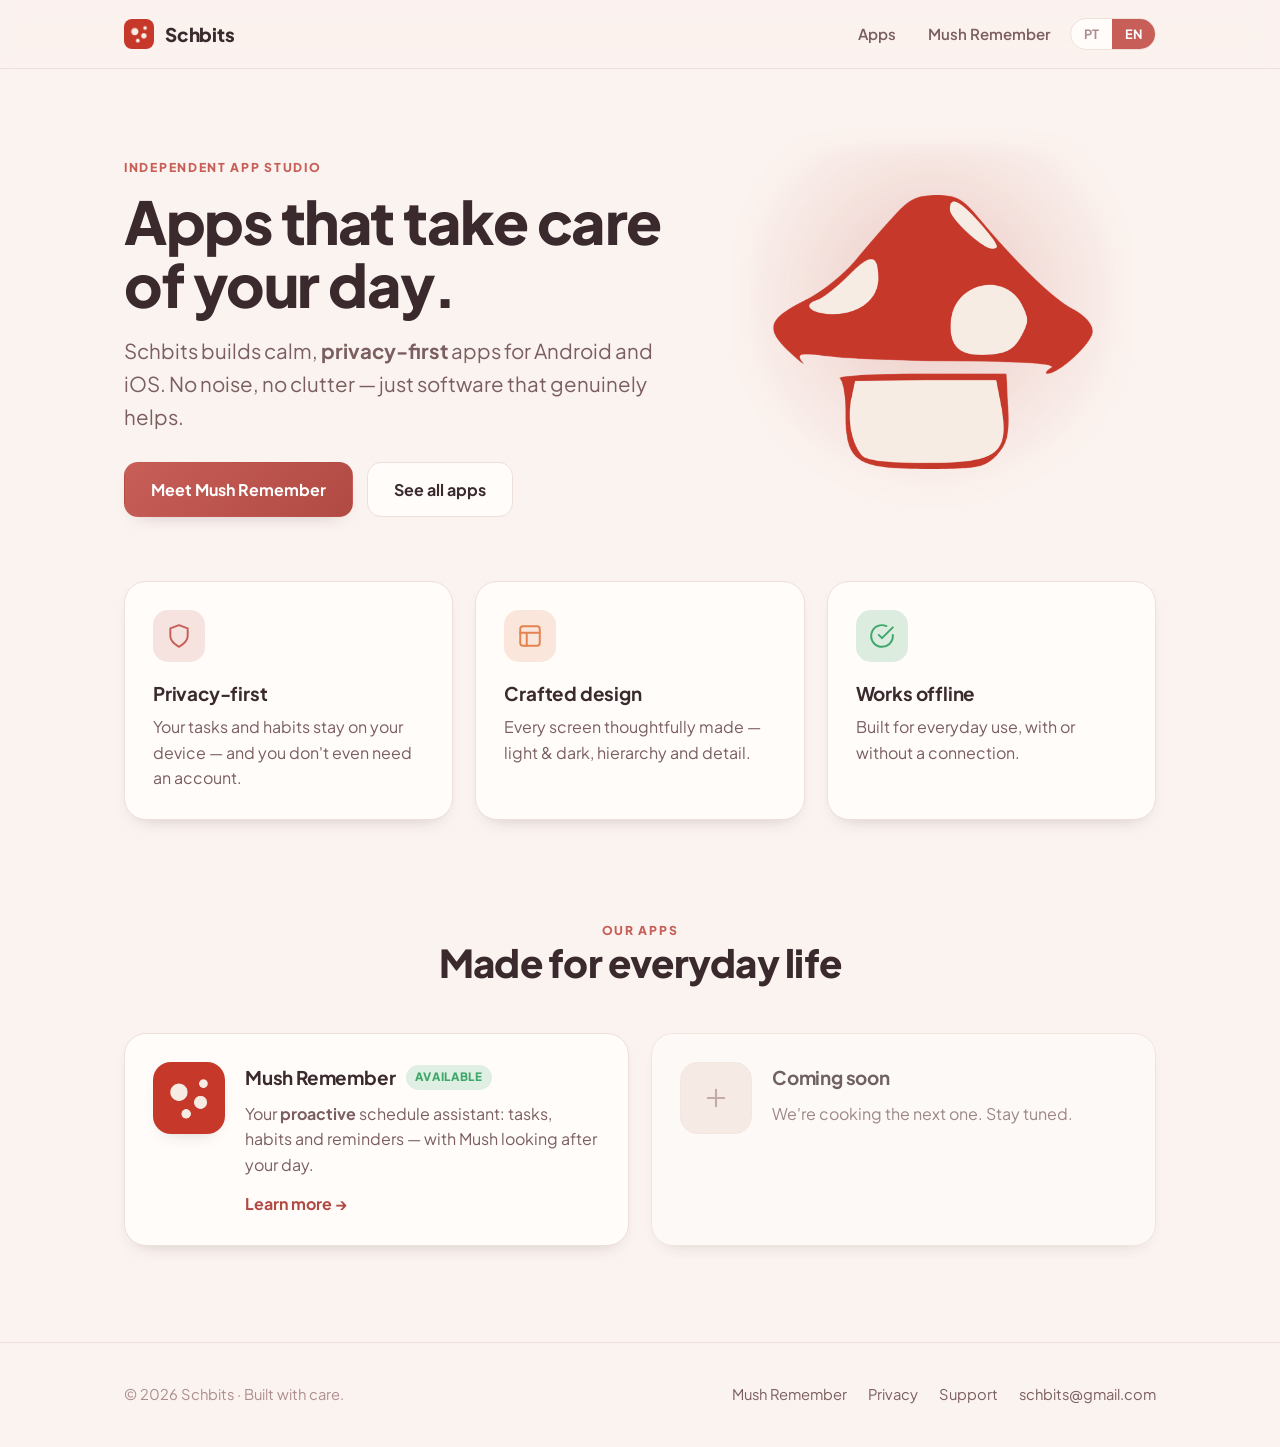
<file: index.html>
<!DOCTYPE html>
<html lang="en">
<head>
  <meta charset="UTF-8" />
  <meta name="viewport" content="width=device-width, initial-scale=1.0" />
  <title>Schbits — Apps that take care of your day</title>
  <meta name="description" content="Schbits is an independent mobile app studio. We craft calm, privacy-first apps for Android and iOS. Meet Mush Remember." />
  <link rel="canonical" href="https://schbits.com/" />
  <meta property="og:type" content="website" />
  <meta property="og:url" content="https://schbits.com/" />
  <meta property="og:title" content="Schbits — Apps that take care of your day" />
  <meta property="og:description" content="An independent mobile app studio crafting calm, privacy-first apps for Android and iOS. Meet Mush Remember." />
  <meta property="og:image" content="https://schbits.com/assets/mushremember-icon.png" />
  <meta name="twitter:card" content="summary" />
  <link rel="icon" type="image/png" href="/assets/mushremember-icon.png" />
  <!-- fixa o idioma antes da pintura (sem flash do idioma inativo) -->
  <script>document.documentElement.setAttribute('data-active',(localStorage.getItem('lang')||((navigator.language||'en').toLowerCase().indexOf('pt')===0?'pt':'en')));</script>
  <link rel="preconnect" href="https://fonts.googleapis.com" />
  <link rel="preconnect" href="https://fonts.gstatic.com" crossorigin />
  <link href="https://fonts.googleapis.com/css2?family=Plus+Jakarta+Sans:wght@400;500;600;700;800&display=swap" rel="stylesheet" />
  <link rel="stylesheet" href="/assets/site.css" />
</head>
<body>

  <header class="site-header">
    <div class="wrap">
      <a class="brand" href="/">
        <img src="/assets/mushremember-icon.png" alt="Schbits" />
        <b>Schbits</b>
      </a>
      <nav class="nav">
        <a href="#apps"><span data-lang="pt">Apps</span><span data-lang="en">Apps</span></a>
        <a href="/mushremember/"><span data-lang="pt">Mush Remember</span><span data-lang="en">Mush Remember</span></a>
        <div class="lang" role="group" aria-label="Language">
          <button data-set-lang="pt">PT</button>
          <button data-set-lang="en">EN</button>
        </div>
      </nav>
    </div>
  </header>

  <!-- ------------------------------- Hero -------------------------------- -->
  <section style="padding-top:84px;padding-bottom:40px">
    <div class="wrap hero-home">
      <div>
        <span class="eyebrow" data-lang="pt">Estúdio de apps</span>
        <span class="eyebrow" data-lang="en">Independent app studio</span>
        <h1>
          <span data-lang="pt">Apps que cuidam do seu dia.</span>
          <span data-lang="en">Apps that take care of your day.</span>
        </h1>
        <p class="lead" data-lang="pt">A Schbits cria apps calmos e <b>privacidade em primeiro lugar</b> para Android e iOS. Nada de ruído, nada de complicação — só software que ajuda de verdade.</p>
        <p class="lead" data-lang="en">Schbits builds calm, <b>privacy-first</b> apps for Android and iOS. No noise, no clutter — just software that genuinely helps.</p>
        <div class="hero-cta" style="display:flex;gap:14px;flex-wrap:wrap;margin-top:28px">
          <a class="btn btn-primary" href="/mushremember/">
            <span data-lang="pt">Conheça o Mush Remember</span>
            <span data-lang="en">Meet Mush Remember</span>
          </a>
          <a class="btn btn-ghost" href="#apps">
            <span data-lang="pt">Ver todos os apps</span>
            <span data-lang="en">See all apps</span>
          </a>
        </div>
      </div>
      <div class="hero-art">
        <div style="position:relative">
          <div style="position:absolute;inset:-8% -8%;background:radial-gradient(circle at 50% 40%, color-mix(in srgb,var(--accent) 28%,transparent), transparent 70%);filter:blur(10px)"></div>
          <img src="/assets/mush.png" alt="Mush, mascote do Mush Remember"
               style="position:relative;width:min(320px,68vw);filter:drop-shadow(var(--shadow))" />
        </div>
      </div>
    </div>
  </section>

  <!-- ------------------------------- Valores ----------------------------- -->
  <section style="padding-top:24px;padding-bottom:24px">
    <div class="wrap">
      <div class="grid grid-3">
        <div class="card">
          <div class="icon-chip" style="background:color-mix(in srgb,var(--accent) 16%,transparent)">
            <svg viewBox="0 0 24 24" fill="none" stroke="var(--accent)" stroke-width="1.8" stroke-linecap="round" stroke-linejoin="round"><path d="M12 22s8-4 8-10V5l-8-3-8 3v7c0 6 8 10 8 10z"/></svg>
          </div>
          <h3><span data-lang="pt">Privacidade em primeiro lugar</span><span data-lang="en">Privacy-first</span></h3>
          <p style="color:var(--ink-soft);margin:0" data-lang="pt">Suas tarefas e hábitos ficam no seu aparelho — e você nem precisa criar conta.</p>
          <p style="color:var(--ink-soft);margin:0" data-lang="en">Your tasks and habits stay on your device — and you don't even need an account.</p>
        </div>
        <div class="card">
          <div class="icon-chip" style="background:color-mix(in srgb,var(--coral) 18%,transparent)">
            <svg viewBox="0 0 24 24" fill="none" stroke="var(--coral)" stroke-width="1.8" stroke-linecap="round" stroke-linejoin="round"><rect x="3" y="3" width="18" height="18" rx="2.5"/><path d="M3 9h18M9 21V9"/></svg>
          </div>
          <h3><span data-lang="pt">Design caprichado</span><span data-lang="en">Crafted design</span></h3>
          <p style="color:var(--ink-soft);margin:0" data-lang="pt">Cada tela pensada com carinho — claro e escuro, hierarquia e detalhes.</p>
          <p style="color:var(--ink-soft);margin:0" data-lang="en">Every screen thoughtfully made — light & dark, hierarchy and detail.</p>
        </div>
        <div class="card">
          <div class="icon-chip" style="background:color-mix(in srgb,var(--success) 18%,transparent)">
            <svg viewBox="0 0 24 24" fill="none" stroke="var(--success)" stroke-width="1.8" stroke-linecap="round" stroke-linejoin="round"><path d="M22 11.08V12a10 10 0 1 1-5.93-9.14"/><path d="M22 4 12 14.01l-3-3"/></svg>
          </div>
          <h3><span data-lang="pt">Funciona offline</span><span data-lang="en">Works offline</span></h3>
          <p style="color:var(--ink-soft);margin:0" data-lang="pt">Pensado para usar no dia a dia, com ou sem internet.</p>
          <p style="color:var(--ink-soft);margin:0" data-lang="en">Built for everyday use, with or without a connection.</p>
        </div>
      </div>
    </div>
  </section>

  <!-- ------------------------------- Apps -------------------------------- -->
  <section id="apps">
    <div class="wrap">
      <div class="section-head">
        <span class="eyebrow" data-lang="pt">Nossos apps</span>
        <span class="eyebrow" data-lang="en">Our apps</span>
        <h2><span data-lang="pt">Feitos para o dia a dia</span><span data-lang="en">Made for everyday life</span></h2>
      </div>

      <div class="grid grid-2">
        <!-- Mush Remember (destaque) -->
        <a href="/mushremember/" class="card" style="text-decoration:none;color:inherit;display:flex;gap:20px;align-items:flex-start">
          <img src="/assets/mushremember-icon.png" alt="Mush Remember"
               style="width:72px;height:72px;border-radius:18px;box-shadow:var(--shadow-sm);flex:none" />
          <div>
            <div style="display:flex;align-items:center;gap:10px;flex-wrap:wrap">
              <h3 style="margin:0">Mush Remember</h3>
              <span style="font-size:.72rem;font-weight:800;letter-spacing:.06em;text-transform:uppercase;color:var(--success);background:color-mix(in srgb,var(--success) 16%,transparent);padding:3px 9px;border-radius:999px" data-lang="pt">Disponível</span>
              <span style="font-size:.72rem;font-weight:800;letter-spacing:.06em;text-transform:uppercase;color:var(--success);background:color-mix(in srgb,var(--success) 16%,transparent);padding:3px 9px;border-radius:999px" data-lang="en">Available</span>
            </div>
            <p style="color:var(--ink-soft);margin:.5em 0 0" data-lang="pt">Seu assistente de agenda <b>proativo</b>: tarefas, hábitos e lembretes — com o Mush cuidando do seu dia.</p>
            <p style="color:var(--ink-soft);margin:.5em 0 0" data-lang="en">Your <b>proactive</b> schedule assistant: tasks, habits and reminders — with Mush looking after your day.</p>
            <span style="display:inline-block;margin-top:14px;font-weight:700;color:var(--accent-strong)" data-lang="pt">Saiba mais →</span>
            <span style="display:inline-block;margin-top:14px;font-weight:700;color:var(--accent-strong)" data-lang="en">Learn more →</span>
          </div>
        </a>

        <!-- Próximo app (placeholder) -->
        <div class="card" style="display:flex;gap:20px;align-items:flex-start;opacity:.72">
          <div style="width:72px;height:72px;border-radius:18px;flex:none;display:grid;place-items:center;background:var(--surface-2);border:1px dashed var(--line)">
            <svg viewBox="0 0 24 24" width="28" height="28" fill="none" stroke="var(--meta)" stroke-width="1.8" stroke-linecap="round"><path d="M12 5v14M5 12h14"/></svg>
          </div>
          <div>
            <h3 style="margin:0"><span data-lang="pt">Em breve</span><span data-lang="en">Coming soon</span></h3>
            <p style="color:var(--ink-soft);margin:.5em 0 0" data-lang="pt">Estamos cozinhando o próximo. Fique de olho.</p>
            <p style="color:var(--ink-soft);margin:.5em 0 0" data-lang="en">We're cooking the next one. Stay tuned.</p>
          </div>
        </div>
      </div>
    </div>
  </section>

  <footer class="site-footer">
    <div class="wrap">
      <span>© <span id="yr"></span> Schbits · <span data-lang="pt">Construído com cuidado.</span><span data-lang="en">Built with care.</span></span>
      <nav>
        <a href="/mushremember/">Mush Remember</a>
        <a href="/mushremember/privacy/"><span data-lang="pt">Privacidade</span><span data-lang="en">Privacy</span></a>
        <a href="/mushremember/support/"><span data-lang="pt">Suporte</span><span data-lang="en">Support</span></a>
        <a href="mailto:schbits@gmail.com">schbits@gmail.com</a>
      </nav>
    </div>
  </footer>

  <script>document.getElementById('yr').textContent = new Date().getFullYear();</script>
  <script src="/assets/i18n.js"></script>
</body>
</html>
</file>
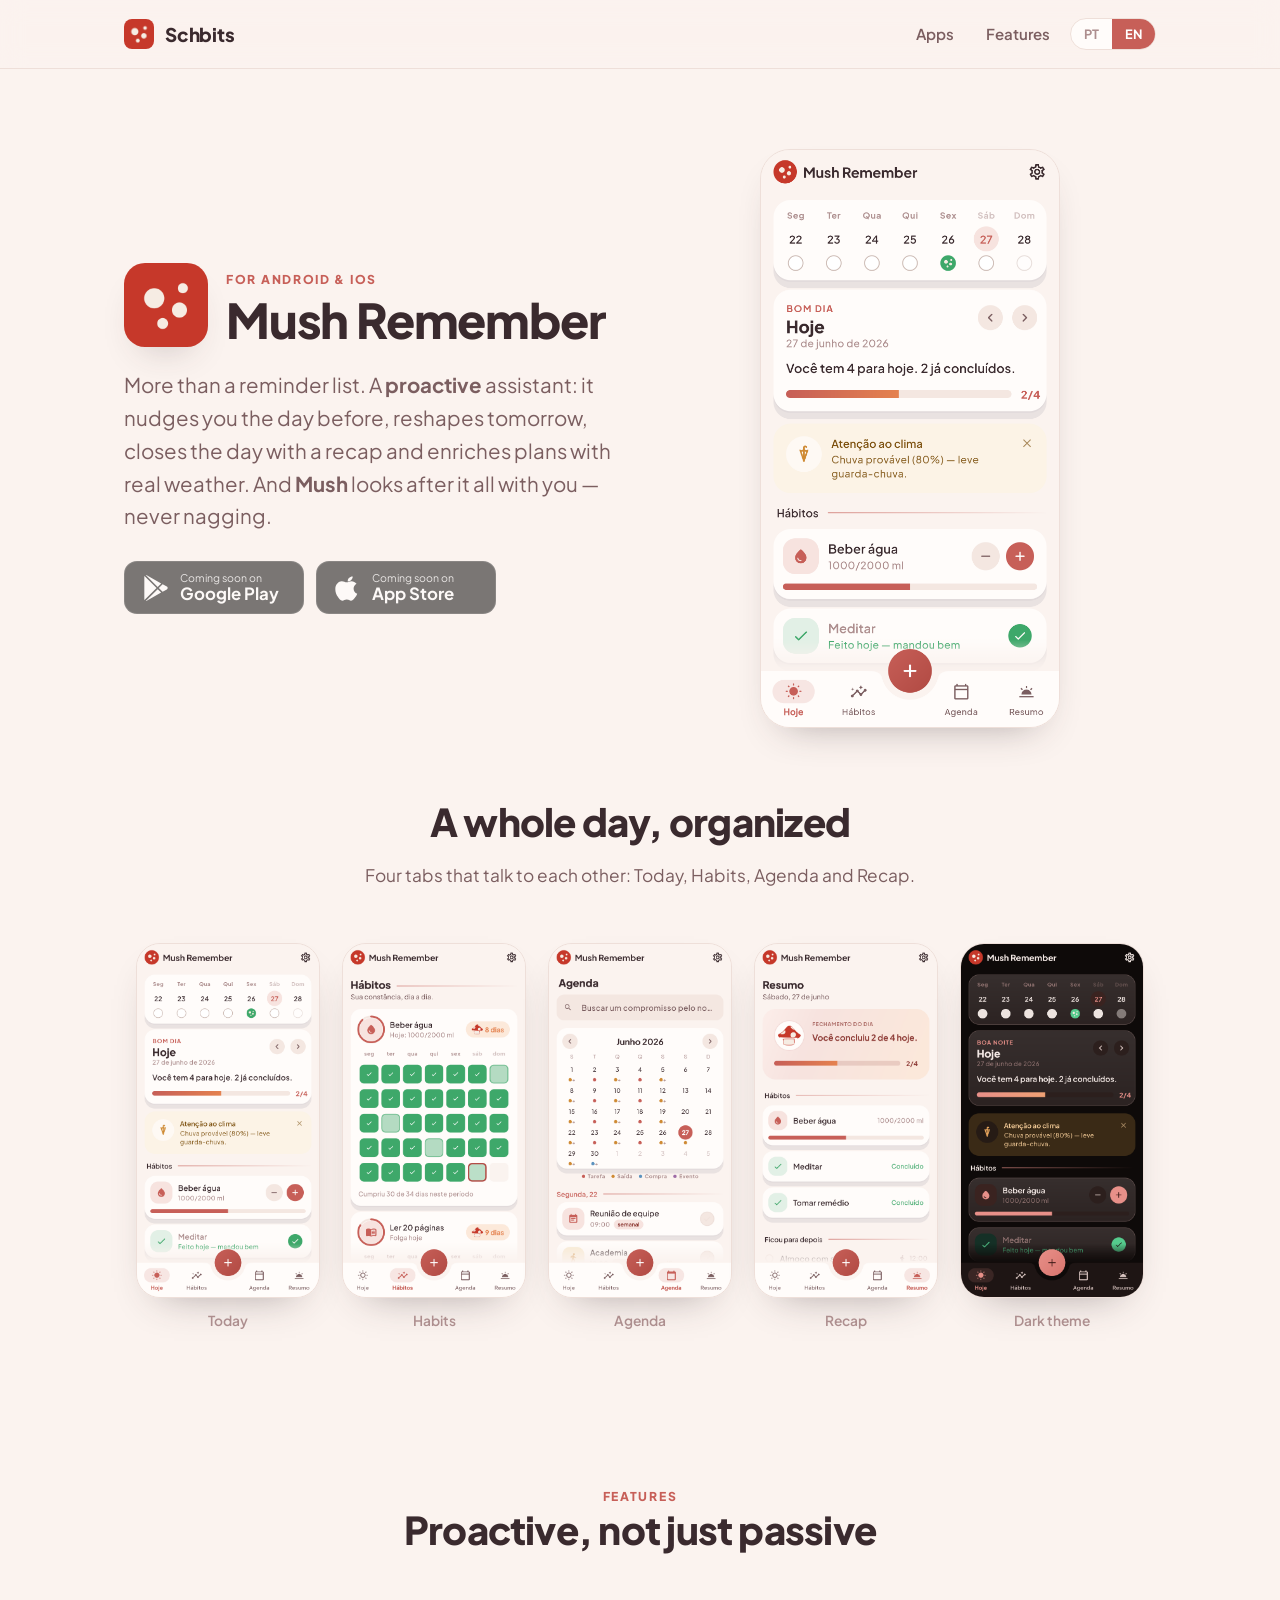
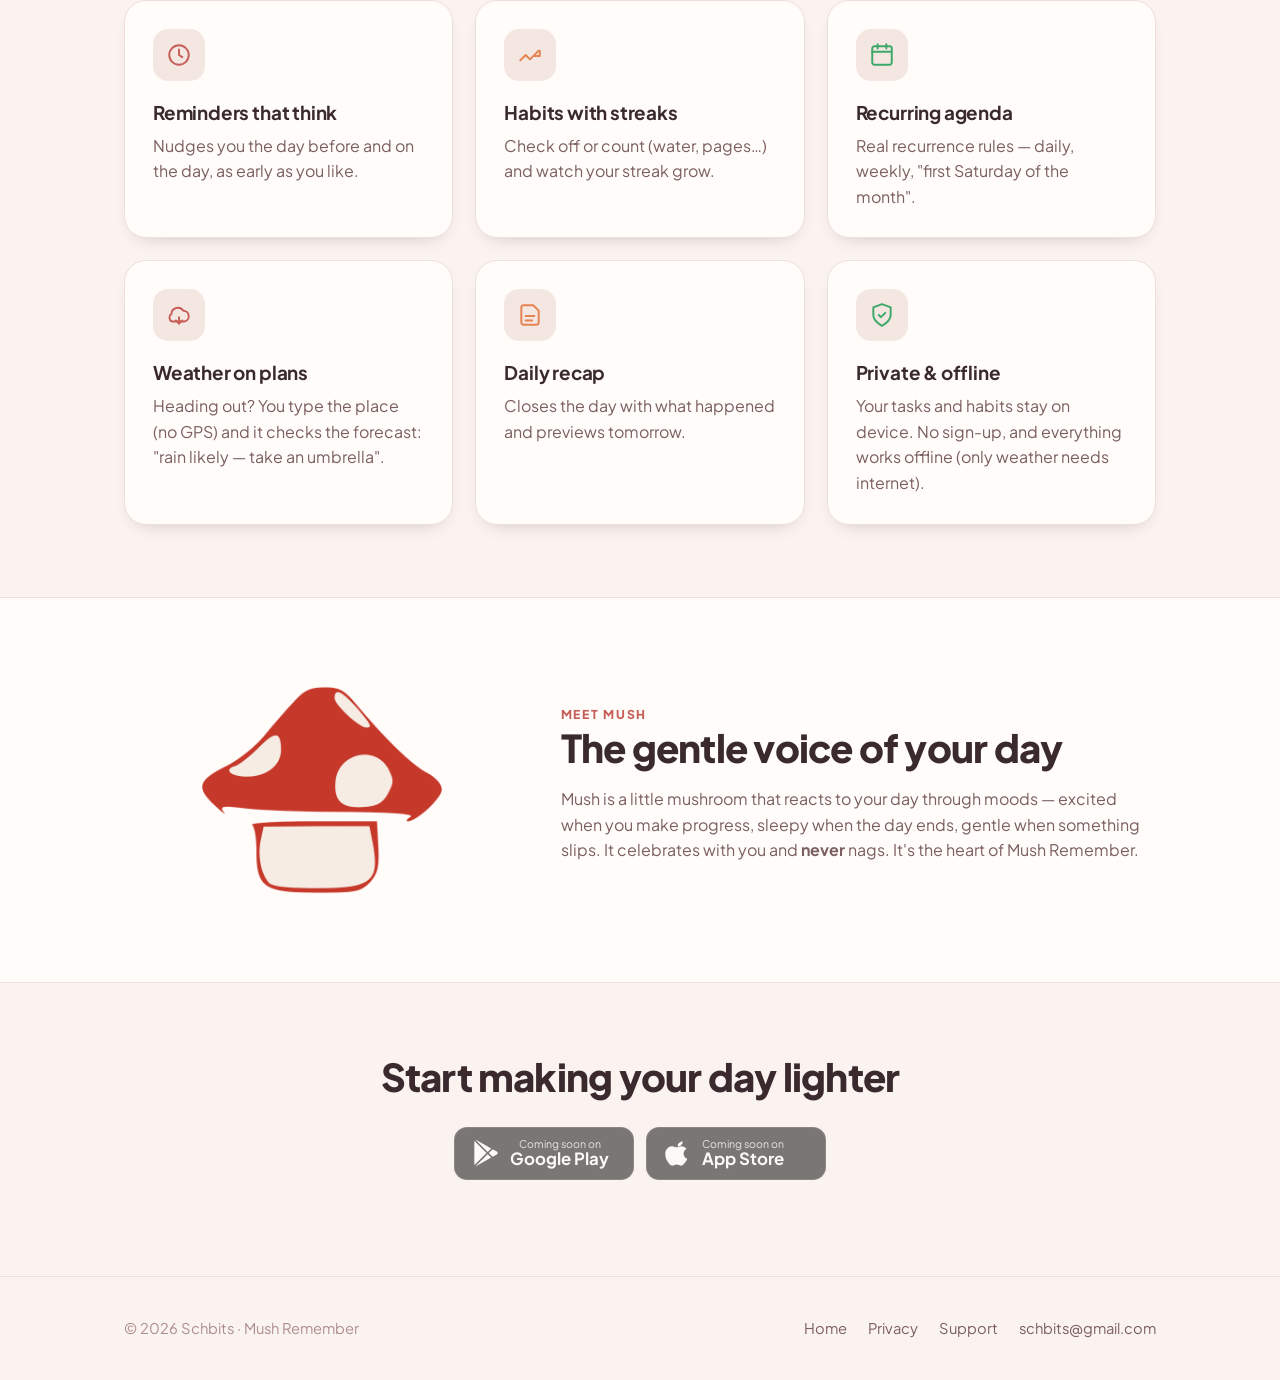
<file: mushremember/index.html>
<!DOCTYPE html>
<html lang="en">
<head>
  <meta charset="UTF-8" />
  <meta name="viewport" content="width=device-width, initial-scale=1.0" />
  <title>Mush Remember — your proactive day assistant</title>
  <meta name="description" content="Mush Remember is a proactive schedule assistant: tasks, habits, agenda, weather alerts and gentle reminders — privacy-first and offline. Meet Mush." />
  <link rel="canonical" href="https://schbits.com/mushremember/" />
  <meta property="og:type" content="website" />
  <meta property="og:url" content="https://schbits.com/mushremember/" />
  <meta property="og:title" content="Mush Remember — your proactive day assistant" />
  <meta property="og:description" content="Tasks, habits, agenda, weather alerts and gentle reminders — privacy-first and offline. Meet Mush." />
  <meta property="og:image" content="https://schbits.com/assets/mushremember-icon.png" />
  <meta name="twitter:card" content="summary" />
  <link rel="icon" type="image/png" href="/assets/mushremember-icon.png" />
  <script>document.documentElement.setAttribute('data-active',(localStorage.getItem('lang')||((navigator.language||'en').toLowerCase().indexOf('pt')===0?'pt':'en')));</script>
  <link rel="preconnect" href="https://fonts.googleapis.com" />
  <link rel="preconnect" href="https://fonts.gstatic.com" crossorigin />
  <link href="https://fonts.googleapis.com/css2?family=Plus+Jakarta+Sans:wght@400;500;600;700;800&display=swap" rel="stylesheet" />
  <link rel="stylesheet" href="/assets/site.css" />
  <style>
    /* Específico desta página */
    .hero-app { padding: 80px 0 48px; }
    .hero-app .wrap { display:grid; grid-template-columns: 1fr 1fr; gap: 48px; align-items:center; }
    .app-id { display:flex; align-items:center; gap:18px; margin-bottom: 22px; }
    .app-id img { width:84px; height:84px; border-radius:21px; box-shadow: var(--shadow); }
    .stores { display:flex; gap:12px; flex-wrap:wrap; margin-top:28px; }
    .store-badge {
      display:inline-flex; align-items:center; gap:11px; text-decoration:none;
      background:#111; color:#fff; border-radius:13px; padding:10px 18px; min-width:180px;
      border:1px solid rgba(255,255,255,.12); transition:transform .2s, box-shadow .2s;
    }
    .store-badge:hover { transform:translateY(-2px); box-shadow: var(--shadow-sm); }
    .store-badge svg { width:26px; height:26px; flex:none; }
    .store-badge .sb-top { font-size:.66rem; opacity:.85; line-height:1.1; display:block; }
    .store-badge .sb-big { font-size:1.05rem; font-weight:700; line-height:1.15; display:block; }
    .store-badge[aria-disabled="true"] { opacity:.55; pointer-events:none; }

    /* galeria de telas: centraliza e quebra linha, sem scroll horizontal */
    .shots-row { display:flex; flex-wrap:wrap; justify-content:center; gap:20px 22px; padding:6px 0; }
    .shot { flex:0 0 auto; width:184px; }
    .shot img { width:100%; border-radius:24px; border:1px solid var(--line); box-shadow: var(--shadow); display:block; }
    .shot span { display:block; text-align:center; margin-top:12px; color:var(--meta); font-size:.86rem; font-weight:600; }

    .mush-band { background: var(--surface); border-top:1px solid var(--line); border-bottom:1px solid var(--line); }
    .mush-band .wrap { display:grid; grid-template-columns: .8fr 1.2fr; gap:40px; align-items:center; }

    @media (max-width: 860px){
      .hero-app .wrap, .mush-band .wrap { grid-template-columns: 1fr; }
      .hero-shot { order:-1; max-width:300px; margin:0 auto; }
    }
  </style>
</head>
<body>

  <header class="site-header">
    <div class="wrap">
      <a class="brand" href="/"><img src="/assets/mushremember-icon.png" alt="Schbits" /><b>Schbits</b></a>
      <nav class="nav">
        <a href="/#apps"><span data-lang="pt">Apps</span><span data-lang="en">Apps</span></a>
        <a href="#features"><span data-lang="pt">Recursos</span><span data-lang="en">Features</span></a>
        <div class="lang" role="group" aria-label="Language">
          <button data-set-lang="pt">PT</button>
          <button data-set-lang="en">EN</button>
        </div>
      </nav>
    </div>
  </header>

  <!-- ------------------------------- Hero -------------------------------- -->
  <section class="hero-app">
    <div class="wrap">
      <div>
        <div class="app-id">
          <img src="/assets/mushremember-icon.png" alt="Mush Remember" />
          <div>
            <span class="eyebrow" data-lang="pt">App para Android e iOS</span>
            <span class="eyebrow" data-lang="en">For Android & iOS</span>
            <h1 style="font-size:clamp(2rem,4.5vw,3rem);margin:.1em 0 0">Mush Remember</h1>
          </div>
        </div>
        <p class="lead" data-lang="pt">Não é só uma lista de lembretes. É um assistente <b>proativo</b>: avisa na véspera, reorganiza o amanhã, fecha o dia com um resumo e enriquece compromissos com o clima real. E o <b>Mush</b> cuida de tudo com você — nunca cobra.</p>
        <p class="lead" data-lang="en">More than a reminder list. A <b>proactive</b> assistant: it nudges you the day before, reshapes tomorrow, closes the day with a recap and enriches plans with real weather. And <b>Mush</b> looks after it all with you — never nagging.</p>

        <div class="stores">
          <!-- TODO: trocar href pelos links reais das lojas ao publicar -->
          <a class="store-badge" href="#" aria-disabled="true" data-store="play">
            <svg viewBox="0 0 24 24" aria-hidden="true" fill="#fff"><path d="M22.018 13.298l-3.919 2.218-3.515-3.493 3.543-3.521 3.891 2.202a1.49 1.49 0 0 1 0 2.594zM1.337.924a1.486 1.486 0 0 0-.112.568v21.017c0 .217.045.419.124.6l11.155-11.087L1.337.924zm12.207 10.065l3.258-3.238L3.45.195a1.466 1.466 0 0 0-.946-.179l11.04 10.973zm0 2.067l-11 10.933c.298.036.612-.016.906-.183l13.324-7.54-3.23-3.21z"/></svg>
            <span><span class="sb-top" data-lang="pt">Em breve no</span><span class="sb-top" data-lang="en">Coming soon on</span><span class="sb-big">Google Play</span></span>
          </a>
          <a class="store-badge" href="#" aria-disabled="true" data-store="apple">
            <svg viewBox="0 0 24 24" aria-hidden="true" fill="#fff"><path d="M16.365 1.43c0 1.14-.42 2.21-1.18 3-.85.9-2.24 1.59-3.42 1.5-.14-1.12.43-2.31 1.13-3.06.82-.88 2.27-1.55 3.47-1.44zM20.5 17.2c-.55 1.27-.81 1.84-1.52 2.96-.99 1.57-2.39 3.52-4.12 3.53-1.53.02-1.93-1-4.01-.99-2.08.01-2.52 1.01-4.06.99-1.73-.02-3.05-1.78-4.04-3.34C-.07 16.96-.35 11.6 1.36 8.86 2.57 6.9 4.49 5.78 6.3 5.78c1.84 0 3 1.01 4.52 1.01 1.48 0 2.38-1.01 4.51-1.01 1.61 0 3.32.88 4.54 2.4-3.99 2.19-3.34 7.89.63 9.02z"/></svg>
            <span><span class="sb-top" data-lang="pt">Em breve na</span><span class="sb-top" data-lang="en">Coming soon on</span><span class="sb-big">App Store</span></span>
          </a>
        </div>
      </div>

      <div class="hero-shot" style="display:grid;place-items:center">
        <img src="/mushremember/assets/shots/hoje.png" alt="Tela Hoje do Mush Remember"
             style="width:min(300px,72vw);border-radius:30px;border:1px solid var(--line);box-shadow:var(--shadow)" />
      </div>
    </div>
  </section>

  <!-- ------------------------------- Telas ------------------------------- -->
  <section style="padding-top:24px">
    <div class="wrap">
      <div class="section-head">
        <h2><span data-lang="pt">Um dia inteiro, organizado</span><span data-lang="en">A whole day, organized</span></h2>
        <p data-lang="pt">Quatro abas que conversam: Hoje, Hábitos, Agenda e Resumo.</p>
        <p data-lang="en">Four tabs that talk to each other: Today, Habits, Agenda and Recap.</p>
      </div>
      <div class="shots-row">
        <div class="shot"><img src="/mushremember/assets/shots/hoje.png" alt="Tela Hoje" /><span data-lang="pt">Hoje</span><span data-lang="en">Today</span></div>
        <div class="shot"><img src="/mushremember/assets/shots/habitos.png" alt="Tela Hábitos" /><span data-lang="pt">Hábitos</span><span data-lang="en">Habits</span></div>
        <div class="shot"><img src="/mushremember/assets/shots/agenda.png" alt="Tela Agenda" /><span data-lang="pt">Agenda</span><span data-lang="en">Agenda</span></div>
        <div class="shot"><img src="/mushremember/assets/shots/resumo.png" alt="Tela Resumo" /><span data-lang="pt">Resumo</span><span data-lang="en">Recap</span></div>
        <div class="shot"><img src="/mushremember/assets/shots/hoje-escuro.png" alt="Tema escuro" /><span data-lang="pt">Tema escuro</span><span data-lang="en">Dark theme</span></div>
      </div>
    </div>
  </section>

  <!-- ------------------------------- Features ---------------------------- -->
  <section id="features">
    <div class="wrap">
      <div class="section-head">
        <span class="eyebrow" data-lang="pt">Recursos</span><span class="eyebrow" data-lang="en">Features</span>
        <h2><span data-lang="pt">Proativo, não só passivo</span><span data-lang="en">Proactive, not just passive</span></h2>
      </div>
      <div class="grid grid-3">
        <div class="card">
          <div class="icon-chip"><svg viewBox="0 0 24 24" fill="none" stroke="var(--accent)" stroke-width="1.8" stroke-linecap="round" stroke-linejoin="round"><circle cx="12" cy="12" r="9"/><path d="M12 7v5l3 2"/></svg></div>
          <h3><span data-lang="pt">Lembretes que pensam</span><span data-lang="en">Reminders that think</span></h3>
          <p style="color:var(--ink-soft);margin:0" data-lang="pt">Avisa na véspera e no dia, com a antecedência que você escolher.</p>
          <p style="color:var(--ink-soft);margin:0" data-lang="en">Nudges you the day before and on the day, as early as you like.</p>
        </div>
        <div class="card">
          <div class="icon-chip"><svg viewBox="0 0 24 24" fill="none" stroke="var(--coral)" stroke-width="1.8" stroke-linecap="round" stroke-linejoin="round"><path d="M3 17l5-5 4 4 8-8"/><path d="M21 8v5h-5"/></svg></div>
          <h3><span data-lang="pt">Hábitos com sequência</span><span data-lang="en">Habits with streaks</span></h3>
          <p style="color:var(--ink-soft);margin:0" data-lang="pt">Marque ou conte (água, páginas…) e veja sua sequência crescer.</p>
          <p style="color:var(--ink-soft);margin:0" data-lang="en">Check off or count (water, pages…) and watch your streak grow.</p>
        </div>
        <div class="card">
          <div class="icon-chip"><svg viewBox="0 0 24 24" fill="none" stroke="var(--success)" stroke-width="1.8" stroke-linecap="round" stroke-linejoin="round"><rect x="3" y="4" width="18" height="17" rx="2"/><path d="M3 9h18M8 2v4M16 2v4"/></svg></div>
          <h3><span data-lang="pt">Agenda que se repete</span><span data-lang="en">Recurring agenda</span></h3>
          <p style="color:var(--ink-soft);margin:0" data-lang="pt">Regras de recorrência de verdade — diário, semanal, "1º sábado do mês".</p>
          <p style="color:var(--ink-soft);margin:0" data-lang="en">Real recurrence rules — daily, weekly, "first Saturday of the month".</p>
        </div>
        <div class="card">
          <div class="icon-chip"><svg viewBox="0 0 24 24" fill="none" stroke="var(--accent)" stroke-width="1.8" stroke-linecap="round" stroke-linejoin="round"><path d="M17 18a5 5 0 0 0-1-9.9A6 6 0 0 0 5 11a4 4 0 0 0 .5 7H17z"/><path d="M12 14v6M9 17l3 3 3-3"/></svg></div>
          <h3><span data-lang="pt">Clima no compromisso</span><span data-lang="en">Weather on plans</span></h3>
          <p style="color:var(--ink-soft);margin:0" data-lang="pt">Vai sair de casa? Você digita o local (sem GPS) e ele checa a previsão: "chuva provável — leve guarda-chuva".</p>
          <p style="color:var(--ink-soft);margin:0" data-lang="en">Heading out? You type the place (no GPS) and it checks the forecast: "rain likely — take an umbrella".</p>
        </div>
        <div class="card">
          <div class="icon-chip"><svg viewBox="0 0 24 24" fill="none" stroke="var(--coral)" stroke-width="1.8" stroke-linecap="round" stroke-linejoin="round"><path d="M4 19V5a2 2 0 0 1 2-2h9l5 5v11a2 2 0 0 1-2 2H6a2 2 0 0 1-2-2z"/><path d="M8 13h8M8 17h6"/></svg></div>
          <h3><span data-lang="pt">Resumo do dia</span><span data-lang="en">Daily recap</span></h3>
          <p style="color:var(--ink-soft);margin:0" data-lang="pt">Fecha o dia com o que rolou e dá uma prévia do amanhã.</p>
          <p style="color:var(--ink-soft);margin:0" data-lang="en">Closes the day with what happened and previews tomorrow.</p>
        </div>
        <div class="card">
          <div class="icon-chip"><svg viewBox="0 0 24 24" fill="none" stroke="var(--success)" stroke-width="1.8" stroke-linecap="round" stroke-linejoin="round"><path d="M12 22s8-4 8-10V5l-8-3-8 3v7c0 6 8 10 8 10z"/><path d="M9 12l2 2 4-4"/></svg></div>
          <h3><span data-lang="pt">Privado e offline</span><span data-lang="en">Private & offline</span></h3>
          <p style="color:var(--ink-soft);margin:0" data-lang="pt">Suas tarefas e hábitos ficam no aparelho. Sem cadastro, e tudo funciona offline (só o clima usa internet).</p>
          <p style="color:var(--ink-soft);margin:0" data-lang="en">Your tasks and habits stay on device. No sign-up, and everything works offline (only weather needs internet).</p>
        </div>
      </div>
    </div>
  </section>

  <!-- ------------------------------- Mush -------------------------------- -->
  <section class="mush-band">
    <div class="wrap">
      <div style="display:grid;place-items:center">
        <img src="/assets/mush.png" alt="Mush" style="width:min(240px,60vw);filter:drop-shadow(var(--shadow))" />
      </div>
      <div>
        <span class="eyebrow" data-lang="pt">Conheça o Mush</span><span class="eyebrow" data-lang="en">Meet Mush</span>
        <h2><span data-lang="pt">A voz gentil do seu dia</span><span data-lang="en">The gentle voice of your day</span></h2>
        <p style="color:var(--ink-soft)" data-lang="pt">O Mush é um cogumelinho que reage ao seu dia por humores — animado quando você avança, soneca quando o dia acaba, gentil quando algo escapa. Ele celebra junto e <b>nunca</b> te cobra. É o coração do Mush Remember.</p>
        <p style="color:var(--ink-soft)" data-lang="en">Mush is a little mushroom that reacts to your day through moods — excited when you make progress, sleepy when the day ends, gentle when something slips. It celebrates with you and <b>never</b> nags. It's the heart of Mush Remember.</p>
      </div>
    </div>
  </section>

  <!-- ------------------------------- CTA --------------------------------- -->
  <section style="text-align:center">
    <div class="wrap">
      <h2><span data-lang="pt">Comece a deixar o dia mais leve</span><span data-lang="en">Start making your day lighter</span></h2>
      <div class="stores" style="justify-content:center">
        <a class="store-badge" href="#" aria-disabled="true">
          <svg viewBox="0 0 24 24" aria-hidden="true" fill="#fff"><path d="M22.018 13.298l-3.919 2.218-3.515-3.493 3.543-3.521 3.891 2.202a1.49 1.49 0 0 1 0 2.594zM1.337.924a1.486 1.486 0 0 0-.112.568v21.017c0 .217.045.419.124.6l11.155-11.087L1.337.924zm12.207 10.065l3.258-3.238L3.45.195a1.466 1.466 0 0 0-.946-.179l11.04 10.973zm0 2.067l-11 10.933c.298.036.612-.016.906-.183l13.324-7.54-3.23-3.21z"/></svg>
          <span><span class="sb-top" data-lang="pt">Em breve no</span><span class="sb-top" data-lang="en">Coming soon on</span><span class="sb-big">Google Play</span></span>
        </a>
        <a class="store-badge" href="#" aria-disabled="true">
          <svg viewBox="0 0 24 24" aria-hidden="true" fill="#fff"><path d="M16.365 1.43c0 1.14-.42 2.21-1.18 3-.85.9-2.24 1.59-3.42 1.5-.14-1.12.43-2.31 1.13-3.06.82-.88 2.27-1.55 3.47-1.44zM20.5 17.2c-.55 1.27-.81 1.84-1.52 2.96-.99 1.57-2.39 3.52-4.12 3.53-1.53.02-1.93-1-4.01-.99-2.08.01-2.52 1.01-4.06.99-1.73-.02-3.05-1.78-4.04-3.34C-.07 16.96-.35 11.6 1.36 8.86 2.57 6.9 4.49 5.78 6.3 5.78c1.84 0 3 1.01 4.52 1.01 1.48 0 2.38-1.01 4.51-1.01 1.61 0 3.32.88 4.54 2.4-3.99 2.19-3.34 7.89.63 9.02z"/></svg>
          <span><span class="sb-top" data-lang="pt">Em breve na</span><span class="sb-top" data-lang="en">Coming soon on</span><span class="sb-big">App Store</span></span>
        </a>
      </div>
    </div>
  </section>

  <footer class="site-footer">
    <div class="wrap">
      <span>© <span id="yr"></span> Schbits · Mush Remember</span>
      <nav>
        <a href="/"><span data-lang="pt">Início</span><span data-lang="en">Home</span></a>
        <a href="/mushremember/privacy/"><span data-lang="pt">Privacidade</span><span data-lang="en">Privacy</span></a>
        <a href="/mushremember/support/"><span data-lang="pt">Suporte</span><span data-lang="en">Support</span></a>
        <a href="mailto:schbits@gmail.com">schbits@gmail.com</a>
      </nav>
    </div>
  </footer>

  <script>document.getElementById('yr').textContent = new Date().getFullYear();</script>
  <script src="/assets/i18n.js"></script>
</body>
</html>
</file>
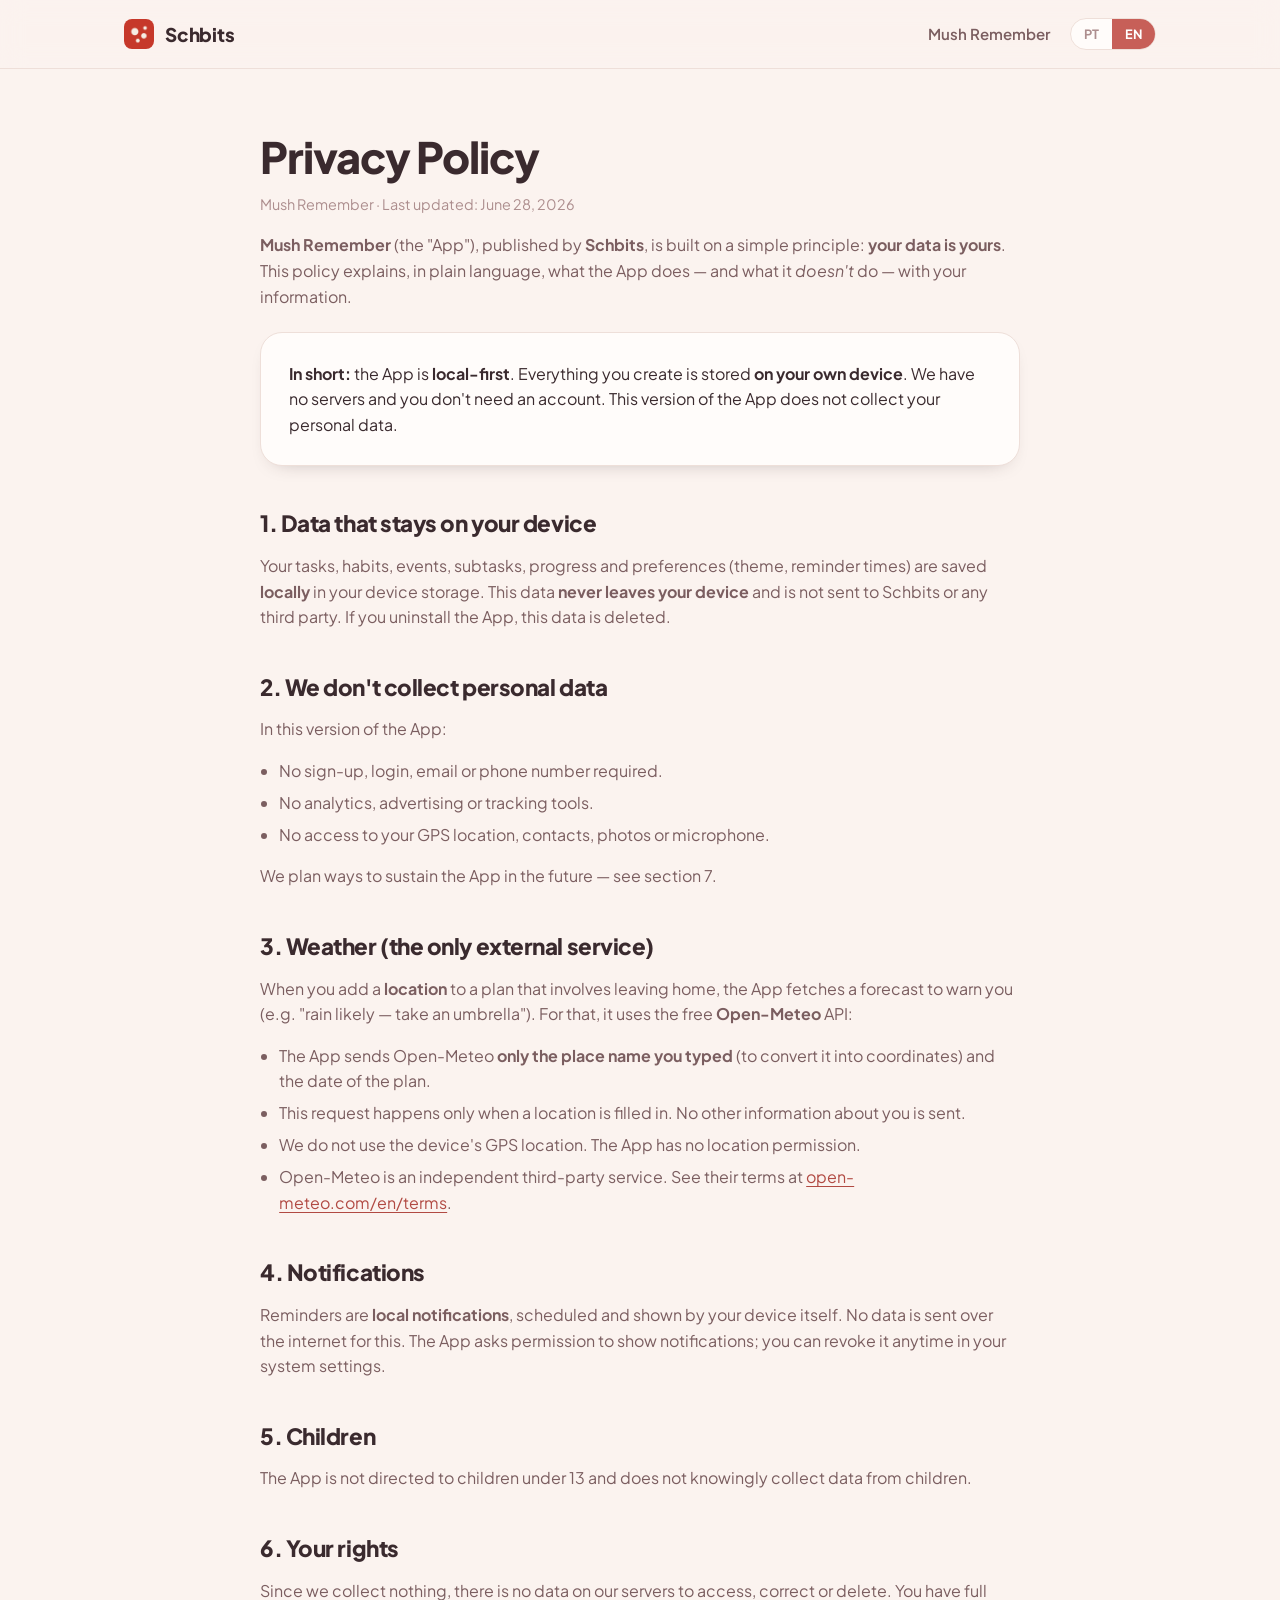
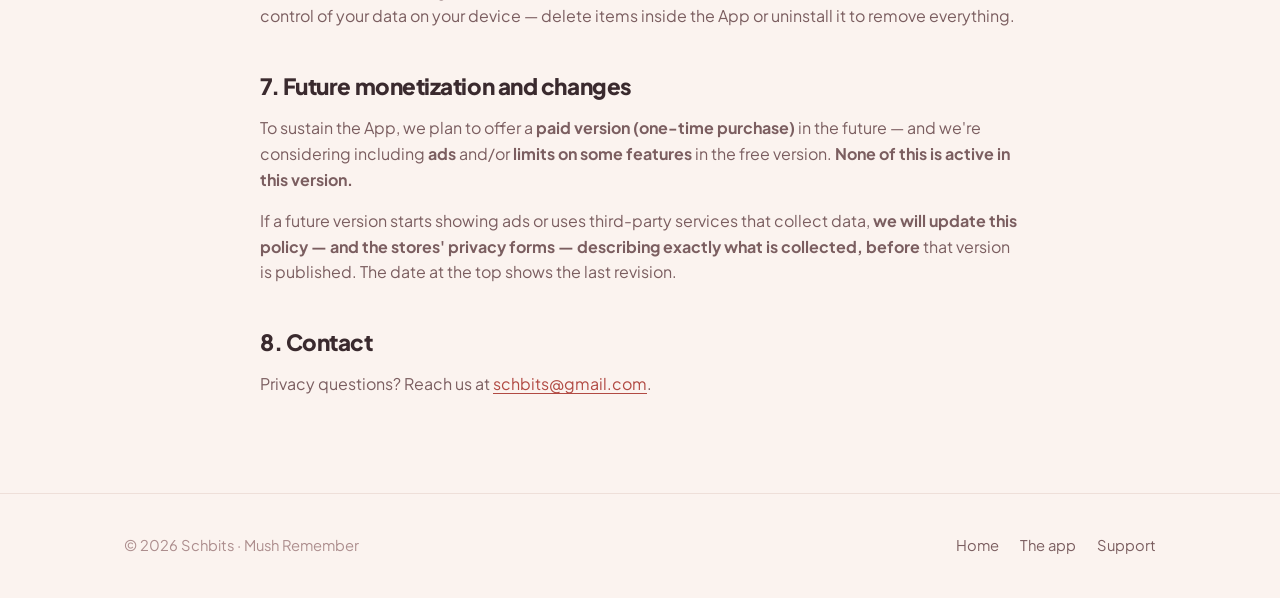
<file: mushremember/privacy/index.html>
<!DOCTYPE html>
<html lang="en">
<head>
  <meta charset="UTF-8" />
  <meta name="viewport" content="width=device-width, initial-scale=1.0" />
  <title>Mush Remember — Privacy Policy</title>
  <meta name="description" content="Mush Remember privacy policy. Local-first: your data stays on your device, no account needed." />
  <link rel="canonical" href="https://schbits.com/mushremember/privacy/" />
  <meta property="og:type" content="website" />
  <meta property="og:url" content="https://schbits.com/mushremember/privacy/" />
  <meta property="og:title" content="Mush Remember — Privacy Policy" />
  <meta property="og:description" content="Local-first: your data stays on your device, no account needed." />
  <meta property="og:image" content="https://schbits.com/assets/mushremember-icon.png" />
  <meta name="twitter:card" content="summary" />
  <link rel="icon" type="image/png" href="/assets/mushremember-icon.png" />
  <script>document.documentElement.setAttribute('data-active',(localStorage.getItem('lang')||((navigator.language||'en').toLowerCase().indexOf('pt')===0?'pt':'en')));</script>
  <link rel="preconnect" href="https://fonts.googleapis.com" />
  <link rel="preconnect" href="https://fonts.gstatic.com" crossorigin />
  <link href="https://fonts.googleapis.com/css2?family=Plus+Jakarta+Sans:wght@400;500;600;700;800&display=swap" rel="stylesheet" />
  <link rel="stylesheet" href="/assets/site.css" />
</head>
<body>

  <header class="site-header">
    <div class="wrap">
      <a class="brand" href="/"><img src="/assets/mushremember-icon.png" alt="Schbits" /><b>Schbits</b></a>
      <nav class="nav">
        <a href="/mushremember/"><span data-lang="pt">Mush Remember</span><span data-lang="en">Mush Remember</span></a>
        <div class="lang" role="group" aria-label="Language">
          <button data-set-lang="pt">PT</button>
          <button data-set-lang="en">EN</button>
        </div>
      </nav>
    </div>
  </header>

  <main class="wrap">

    <!-- ============================ PORTUGUÊS ============================ -->
    <article class="doc" data-lang="pt">
      <h1>Política de Privacidade</h1>
      <p class="updated">Mush Remember · Última atualização: 28 de junho de 2026</p>

      <p>O <b>Mush Remember</b> (o "App"), publicado pela <b>Schbits</b>, foi feito com um princípio simples: <b>seus dados são seus</b>. Esta política explica, em linguagem clara, o que o App faz — e o que ele <i>não</i> faz — com suas informações.</p>

      <div class="card">
        <b>Em resumo:</b> o App é <b>local-first</b>. Tudo o que você cria fica
        guardado <b>no seu próprio aparelho</b>. Não temos servidores e você não
        precisa criar conta. Esta versão do App não coleta seus dados pessoais.
      </div>

      <h2>1. Dados que ficam no seu aparelho</h2>
      <p>Suas tarefas, hábitos, eventos, subtarefas, progresso e preferências (tema, horários de lembrete) são salvos <b>localmente</b> no armazenamento do aparelho. Esses dados <b>não saem do seu dispositivo</b> e não são enviados para a Schbits nem para terceiros. Se você desinstalar o App, esses dados são apagados.</p>

      <h2>2. Não coletamos dados pessoais</h2>
      <p>Nesta versão do App:</p>
      <ul>
        <li>Não pedimos cadastro, login, e-mail ou número de telefone.</li>
        <li>Não usamos ferramentas de analytics, publicidade ou rastreamento.</li>
        <li>Não acessamos sua localização por GPS, seus contatos, fotos ou microfone.</li>
      </ul>
      <p>Planejamos formas de manter o App no futuro — veja a seção 7.</p>

      <h2>3. Clima (único serviço externo)</h2>
      <p>Quando você adiciona um <b>local</b> a um compromisso que exige sair de casa, o App busca a previsão do tempo para te avisar (ex.: "chuva provável — leve guarda-chuva"). Para isso, ele usa a API gratuita do <b>Open-Meteo</b>:</p>
      <ul>
        <li>O App envia ao Open-Meteo <b>apenas o nome do local que você digitou</b> (para convertê-lo em coordenadas) e a data do compromisso.</li>
        <li>Esse pedido só acontece quando há um local preenchido. Nenhuma outra informação sua é enviada.</li>
        <li>Não usamos a localização do aparelho (GPS). O App não tem permissão de localização.</li>
        <li>O Open-Meteo é um serviço de terceiros independente. Veja a política dele em <a href="https://open-meteo.com/en/terms" target="_blank" rel="noopener">open-meteo.com/en/terms</a>.</li>
      </ul>

      <h2>4. Notificações</h2>
      <p>Os lembretes são <b>notificações locais</b>, agendadas e exibidas pelo próprio aparelho. Nenhum dado é enviado pela internet para isso. O App pede sua permissão para mostrar notificações; você pode revogá-la a qualquer momento nos ajustes do sistema.</p>

      <h2>5. Crianças</h2>
      <p>O App não é direcionado a menores de 13 anos e não coleta intencionalmente dados de crianças.</p>

      <h2>6. Seus direitos</h2>
      <p>Como nada é coletado por nós, não há dados em nossos servidores para acessar, corrigir ou excluir. Você controla 100% dos seus dados diretamente no aparelho — apague itens dentro do App ou desinstale-o para remover tudo.</p>

      <h2>7. Monetização futura e alterações</h2>
      <p>Para manter o App, pretendemos no futuro oferecer uma <b>versão paga (compra única)</b> — e estamos avaliando incluir <b>anúncios</b> e/ou <b>limites em alguns recursos</b> na versão gratuita. <b>Nada disso está ativo nesta versão.</b></p>
      <p>Se uma versão futura passar a exibir anúncios ou usar serviços de terceiros que coletem dados, <b>atualizaremos esta política — e os formulários de privacidade das lojas — descrevendo exatamente o que é coletado, antes</b> de essa versão ser publicada. A data no topo indica a última revisão.</p>

      <h2>8. Contato</h2>
      <p>Dúvidas sobre privacidade? Fale com a gente: <a href="mailto:schbits@gmail.com">schbits@gmail.com</a>.</p>
    </article>

    <!-- ============================ ENGLISH ============================= -->
    <article class="doc" data-lang="en">
      <h1>Privacy Policy</h1>
      <p class="updated">Mush Remember · Last updated: June 28, 2026</p>

      <p><b>Mush Remember</b> (the "App"), published by <b>Schbits</b>, is built on a simple principle: <b>your data is yours</b>. This policy explains, in plain language, what the App does — and what it <i>doesn't</i> do — with your information.</p>

      <div class="card">
        <b>In short:</b> the App is <b>local-first</b>. Everything you create is stored
        <b>on your own device</b>. We have no servers and you don't need an account.
        This version of the App does not collect your personal data.
      </div>

      <h2>1. Data that stays on your device</h2>
      <p>Your tasks, habits, events, subtasks, progress and preferences (theme, reminder times) are saved <b>locally</b> in your device storage. This data <b>never leaves your device</b> and is not sent to Schbits or any third party. If you uninstall the App, this data is deleted.</p>

      <h2>2. We don't collect personal data</h2>
      <p>In this version of the App:</p>
      <ul>
        <li>No sign-up, login, email or phone number required.</li>
        <li>No analytics, advertising or tracking tools.</li>
        <li>No access to your GPS location, contacts, photos or microphone.</li>
      </ul>
      <p>We plan ways to sustain the App in the future — see section 7.</p>

      <h2>3. Weather (the only external service)</h2>
      <p>When you add a <b>location</b> to a plan that involves leaving home, the App fetches a forecast to warn you (e.g. "rain likely — take an umbrella"). For that, it uses the free <b>Open-Meteo</b> API:</p>
      <ul>
        <li>The App sends Open-Meteo <b>only the place name you typed</b> (to convert it into coordinates) and the date of the plan.</li>
        <li>This request happens only when a location is filled in. No other information about you is sent.</li>
        <li>We do not use the device's GPS location. The App has no location permission.</li>
        <li>Open-Meteo is an independent third-party service. See their terms at <a href="https://open-meteo.com/en/terms" target="_blank" rel="noopener">open-meteo.com/en/terms</a>.</li>
      </ul>

      <h2>4. Notifications</h2>
      <p>Reminders are <b>local notifications</b>, scheduled and shown by your device itself. No data is sent over the internet for this. The App asks permission to show notifications; you can revoke it anytime in your system settings.</p>

      <h2>5. Children</h2>
      <p>The App is not directed to children under 13 and does not knowingly collect data from children.</p>

      <h2>6. Your rights</h2>
      <p>Since we collect nothing, there is no data on our servers to access, correct or delete. You have full control of your data on your device — delete items inside the App or uninstall it to remove everything.</p>

      <h2>7. Future monetization and changes</h2>
      <p>To sustain the App, we plan to offer a <b>paid version (one-time purchase)</b> in the future — and we're considering including <b>ads</b> and/or <b>limits on some features</b> in the free version. <b>None of this is active in this version.</b></p>
      <p>If a future version starts showing ads or uses third-party services that collect data, <b>we will update this policy — and the stores' privacy forms — describing exactly what is collected, before</b> that version is published. The date at the top shows the last revision.</p>

      <h2>8. Contact</h2>
      <p>Privacy questions? Reach us at <a href="mailto:schbits@gmail.com">schbits@gmail.com</a>.</p>
    </article>

  </main>

  <footer class="site-footer">
    <div class="wrap">
      <span>© <span id="yr"></span> Schbits · Mush Remember</span>
      <nav>
        <a href="/"><span data-lang="pt">Início</span><span data-lang="en">Home</span></a>
        <a href="/mushremember/"><span data-lang="pt">O app</span><span data-lang="en">The app</span></a>
        <a href="/mushremember/support/"><span data-lang="pt">Suporte</span><span data-lang="en">Support</span></a>
      </nav>
    </div>
  </footer>

  <script>document.getElementById('yr').textContent = new Date().getFullYear();</script>
  <script src="/assets/i18n.js"></script>
</body>
</html>
</file>
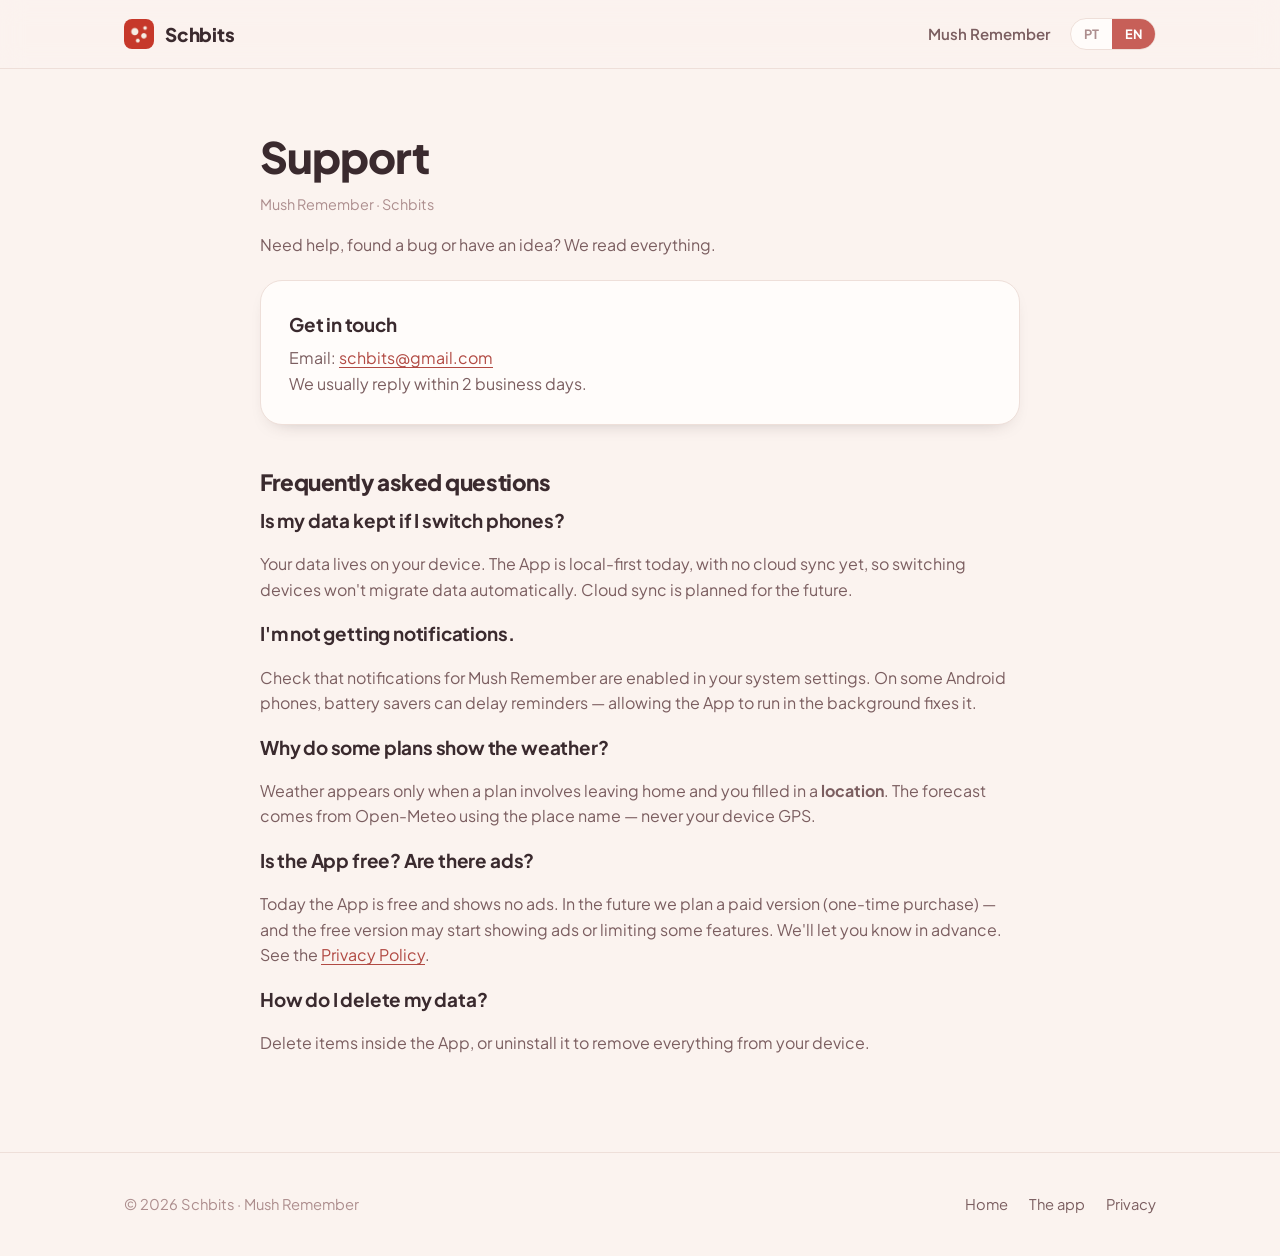
<file: mushremember/support/index.html>
<!DOCTYPE html>
<html lang="en">
<head>
  <meta charset="UTF-8" />
  <meta name="viewport" content="width=device-width, initial-scale=1.0" />
  <title>Mush Remember — Support</title>
  <meta name="description" content="Support for Mush Remember. Get help, report a problem or send feedback." />
  <link rel="canonical" href="https://schbits.com/mushremember/support/" />
  <meta property="og:type" content="website" />
  <meta property="og:url" content="https://schbits.com/mushremember/support/" />
  <meta property="og:title" content="Mush Remember — Support" />
  <meta property="og:description" content="Get help, report a problem or send feedback." />
  <meta property="og:image" content="https://schbits.com/assets/mushremember-icon.png" />
  <meta name="twitter:card" content="summary" />
  <link rel="icon" type="image/png" href="/assets/mushremember-icon.png" />
  <script>document.documentElement.setAttribute('data-active',(localStorage.getItem('lang')||((navigator.language||'en').toLowerCase().indexOf('pt')===0?'pt':'en')));</script>
  <link rel="preconnect" href="https://fonts.googleapis.com" />
  <link rel="preconnect" href="https://fonts.gstatic.com" crossorigin />
  <link href="https://fonts.googleapis.com/css2?family=Plus+Jakarta+Sans:wght@400;500;600;700;800&display=swap" rel="stylesheet" />
  <link rel="stylesheet" href="/assets/site.css" />
</head>
<body>

  <header class="site-header">
    <div class="wrap">
      <a class="brand" href="/"><img src="/assets/mushremember-icon.png" alt="Schbits" /><b>Schbits</b></a>
      <nav class="nav">
        <a href="/mushremember/"><span data-lang="pt">Mush Remember</span><span data-lang="en">Mush Remember</span></a>
        <div class="lang" role="group" aria-label="Language">
          <button data-set-lang="pt">PT</button>
          <button data-set-lang="en">EN</button>
        </div>
      </nav>
    </div>
  </header>

  <main class="wrap">

    <!-- ============================ PORTUGUÊS ============================ -->
    <article class="doc" data-lang="pt">
      <h1>Suporte</h1>
      <p class="updated">Mush Remember · Schbits</p>
      <p>Precisa de ajuda, encontrou um problema ou tem uma ideia? A gente lê tudo.</p>

      <div class="card">
        <h3 style="margin-top:0">Fale com a gente</h3>
        <p style="margin:0">E-mail: <a href="mailto:schbits@gmail.com?subject=Suporte%20Mush%20Remember">schbits@gmail.com</a><br/>
        Respondemos normalmente em até 2 dias úteis.</p>
      </div>

      <h2>Perguntas frequentes</h2>

      <h3>Meus dados ficam salvos se eu trocar de celular?</h3>
      <p>Os dados ficam no aparelho. Hoje o App é local-first e ainda não há sincronização em nuvem, então ao trocar de aparelho os dados não migram automaticamente. É um recurso planejado para o futuro.</p>

      <h3>Não estou recebendo as notificações.</h3>
      <p>Confira se as notificações do Mush Remember estão ativadas nos ajustes do sistema. Em alguns aparelhos Android, a economia de bateria pode atrasar lembretes — permitir que o App rode em segundo plano resolve.</p>

      <h3>Por que alguns compromissos mostram o clima?</h3>
      <p>O clima aparece só quando o compromisso envolve sair de casa e você preencheu um <b>local</b>. A previsão vem do Open-Meteo usando o nome do local — nunca o GPS do aparelho.</p>

      <h3>O App é gratuito? Tem anúncios?</h3>
      <p>Hoje o App é gratuito e não exibe anúncios. No futuro pretendemos oferecer uma versão paga (compra única) — e a versão grátis pode passar a ter anúncios ou limites em alguns recursos. Avisaremos com antecedência. Veja a <a href="/mushremember/privacy/">Política de Privacidade</a>.</p>

      <h3>Como apago meus dados?</h3>
      <p>Exclua itens dentro do App ou desinstale-o para remover tudo do aparelho.</p>
    </article>

    <!-- ============================ ENGLISH ============================= -->
    <article class="doc" data-lang="en">
      <h1>Support</h1>
      <p class="updated">Mush Remember · Schbits</p>
      <p>Need help, found a bug or have an idea? We read everything.</p>

      <div class="card">
        <h3 style="margin-top:0">Get in touch</h3>
        <p style="margin:0">Email: <a href="mailto:schbits@gmail.com?subject=Mush%20Remember%20Support">schbits@gmail.com</a><br/>
        We usually reply within 2 business days.</p>
      </div>

      <h2>Frequently asked questions</h2>

      <h3>Is my data kept if I switch phones?</h3>
      <p>Your data lives on your device. The App is local-first today, with no cloud sync yet, so switching devices won't migrate data automatically. Cloud sync is planned for the future.</p>

      <h3>I'm not getting notifications.</h3>
      <p>Check that notifications for Mush Remember are enabled in your system settings. On some Android phones, battery savers can delay reminders — allowing the App to run in the background fixes it.</p>

      <h3>Why do some plans show the weather?</h3>
      <p>Weather appears only when a plan involves leaving home and you filled in a <b>location</b>. The forecast comes from Open-Meteo using the place name — never your device GPS.</p>

      <h3>Is the App free? Are there ads?</h3>
      <p>Today the App is free and shows no ads. In the future we plan a paid version (one-time purchase) — and the free version may start showing ads or limiting some features. We'll let you know in advance. See the <a href="/mushremember/privacy/">Privacy Policy</a>.</p>

      <h3>How do I delete my data?</h3>
      <p>Delete items inside the App, or uninstall it to remove everything from your device.</p>
    </article>

  </main>

  <footer class="site-footer">
    <div class="wrap">
      <span>© <span id="yr"></span> Schbits · Mush Remember</span>
      <nav>
        <a href="/"><span data-lang="pt">Início</span><span data-lang="en">Home</span></a>
        <a href="/mushremember/"><span data-lang="pt">O app</span><span data-lang="en">The app</span></a>
        <a href="/mushremember/privacy/"><span data-lang="pt">Privacidade</span><span data-lang="en">Privacy</span></a>
      </nav>
    </div>
  </footer>

  <script>document.getElementById('yr').textContent = new Date().getFullYear();</script>
  <script src="/assets/i18n.js"></script>
</body>
</html>
</file>
<file: assets/site.css>
/* ==========================================================================
   Schbits — design system compartilhado
   Paleta herdada do app Mush Remember ("aconchego vermelho": blush + terracota).
   Hex espelham lib/app/theme/app_colors.dart para a web casar com o app.
   Tema claro/escuro automático via prefers-color-scheme.
   ========================================================================== */

:root {
  /* superfícies / texto (tema claro) */
  --bg:        #FBF3EF; /* creme blush (scaffold) */
  --surface:   #FFFCFA; /* cards (branco quentinho) */
  --surface-2: #F4E7E1; /* preenchimentos blush */
  --line:      #EEDFD9; /* divisórias sutis */
  --ink:       #3A2A2E; /* títulos (cacau quente) */
  --ink-soft:  #7B5E60; /* texto secundário (mauve) */
  --meta:      #AD8E8E; /* legendas (rosa-poeira) */

  /* acentos semânticos */
  --accent:        #C75F58; /* terracota-rosado (voz do assistente) */
  --accent-strong: #B14A43;
  --coral:         #E5824F; /* celebração / streak */
  --success:       #3EA86A; /* sálvia (concluído) */
  --brand-red:     #C53A2B; /* vermelho-cogumelo (pop pontual / mascote) */

  --shadow:    0 18px 40px -24px rgba(58, 42, 46, .45);
  --shadow-sm: 0 8px 20px -14px rgba(58, 42, 46, .40);
  --radius:    22px;
  --radius-sm: 14px;
  --maxw:      1080px;
  --font: "Plus Jakarta Sans", system-ui, -apple-system, "Segoe UI", Roboto, sans-serif;
}

@media (prefers-color-scheme: dark) {
  :root {
    --bg:        #0E0A09; /* cacau quase-preto (AMOLED) */
    --surface:   #1E1514;
    --surface-2: #2C1F1D;
    --line:      #402927;
    --ink:       #F5EAE6; /* creme */
    --ink-soft:  #D8C4C0;
    --meta:      #927472;

    --accent:        #E89089; /* terracota clara */
    --accent-strong: #D9756E;
    --coral:         #F0A275;
    --success:       #55CB8D;
    --brand-red:     #E0614F;

    --shadow:    0 22px 48px -26px rgba(0, 0, 0, .75);
    --shadow-sm: 0 10px 26px -18px rgba(0, 0, 0, .7);
  }
  /* As telas claras do app brilham demais no escuro — suaviza levemente. */
  .shot img { filter: brightness(.96); }
}

* { box-sizing: border-box; }

html { scroll-behavior: smooth; }

body {
  margin: 0;
  font-family: var(--font);
  background: var(--bg);
  color: var(--ink);
  line-height: 1.6;
  -webkit-font-smoothing: antialiased;
  text-rendering: optimizeLegibility;
}

/* i18n: esconde APENAS o idioma inativo (o motor seta data-active no <html>).
   Só ocultamos o que não casa — assim o idioma ativo mantém seu display natural
   (block, inline, flex…) sem precisar de revert e sem perder para regras mais
   específicas como `.shot span{display:block}`. !important garante o ocultamento.
   Fallback antes do JS: se data-active ainda não existe, esconde o EN. */
html[data-active="pt"] [data-lang]:not([data-lang="pt"]),
html[data-active="en"] [data-lang]:not([data-lang="en"]),
html:not([data-active]) [data-lang="en"] { display: none !important; }

.wrap { width: 100%; max-width: var(--maxw); margin: 0 auto; padding: 0 24px; }

a { color: var(--accent-strong); text-underline-offset: 3px; }

/* ----------------------------- Header ----------------------------------- */
.site-header {
  position: sticky; top: 0; z-index: 50;
  background: color-mix(in srgb, var(--bg) 85%, transparent);
  backdrop-filter: saturate(160%) blur(12px);
  border-bottom: 1px solid var(--line);
}
.site-header .wrap {
  display: flex; align-items: center; justify-content: space-between;
  height: 68px;
}
.brand { display: flex; align-items: center; gap: 11px; text-decoration: none; color: var(--ink); }
.brand img { width: 30px; height: 30px; border-radius: 8px; }
.brand b { font-weight: 800; font-size: 1.18rem; letter-spacing: -.01em; }
.nav { display: flex; align-items: center; gap: 8px; }
.nav a { color: var(--ink-soft); text-decoration: none; font-weight: 600; font-size: .94rem; padding: 8px 12px; border-radius: 10px; }
.nav a:hover { color: var(--ink); background: var(--surface-2); }

/* Alternador de idioma */
.lang {
  display: inline-flex; border: 1px solid var(--line); border-radius: 999px;
  overflow: hidden; background: var(--surface);
}
.lang button {
  border: 0; background: transparent; cursor: pointer;
  font-family: var(--font); font-weight: 700; font-size: .8rem;
  color: var(--meta); padding: 7px 13px; transition: .15s;
}
.lang button[aria-pressed="true"] { background: var(--accent); color: #fff; }

/* ----------------------------- Botões ----------------------------------- */
.btn {
  display: inline-flex; align-items: center; justify-content: center; gap: 9px;
  font-family: var(--font); font-weight: 700; font-size: 1rem;
  padding: 14px 26px; border-radius: 14px; text-decoration: none; cursor: pointer;
  border: 1px solid transparent; transition: transform .2s ease, box-shadow .2s ease, background .2s;
}
.btn:hover { transform: translateY(-2px); }
.btn-primary {
  color: #fff;
  background: linear-gradient(135deg, var(--accent), var(--accent-strong));
  box-shadow: var(--shadow-sm);
}
.btn-ghost { color: var(--ink); background: var(--surface); border-color: var(--line); }

/* ----------------------------- Tipografia ------------------------------- */
.eyebrow {
  text-transform: uppercase; letter-spacing: .14em; font-size: .76rem;
  font-weight: 800; color: var(--accent);
}
h1 { font-size: clamp(2.3rem, 5.5vw, 3.7rem); line-height: 1.05; letter-spacing: -.025em; font-weight: 800; margin: .2em 0; }
h2 { font-size: clamp(1.7rem, 3.5vw, 2.4rem); line-height: 1.15; letter-spacing: -.02em; font-weight: 800; margin: 0 0 .4em; }
h3 { font-size: 1.18rem; font-weight: 700; margin: 0 0 .3em; letter-spacing: -.01em; }
.lead { font-size: clamp(1.05rem, 2vw, 1.28rem); color: var(--ink-soft); max-width: 44ch; }

section { padding: 72px 0; }
.section-head { text-align: center; max-width: 60ch; margin: 0 auto 48px; }
.section-head p { color: var(--ink-soft); font-size: 1.08rem; }

/* ----------------------------- Cards ------------------------------------ */
.card {
  background: var(--surface); border: 1px solid var(--line);
  border-radius: var(--radius); padding: 28px; box-shadow: var(--shadow-sm);
}
.grid { display: grid; gap: 22px; }
.grid-3 { grid-template-columns: repeat(3, 1fr); }
.grid-2 { grid-template-columns: repeat(2, 1fr); }

.icon-chip {
  width: 52px; height: 52px; border-radius: 15px; display: grid; place-items: center;
  margin-bottom: 16px; background: var(--surface-2);
}
.icon-chip svg { width: 26px; height: 26px; }

/* ----------------------------- Footer ----------------------------------- */
.site-footer {
  border-top: 1px solid var(--line); padding: 40px 0; margin-top: 24px;
  color: var(--meta); font-size: .92rem;
}
.site-footer .wrap { display: flex; flex-wrap: wrap; gap: 16px; justify-content: space-between; align-items: center; }
.site-footer a { color: var(--ink-soft); text-decoration: none; margin-left: 18px; }
.site-footer a:hover { color: var(--ink); }

/* ----------------------------- Long-form (privacy/support) -------------- */
.doc { max-width: 760px; margin: 0 auto; padding: 56px 0; }
.doc h1 { font-size: clamp(2rem, 4vw, 2.7rem); }
.doc h2 { font-size: 1.4rem; margin-top: 2em; }
.doc p, .doc li { color: var(--ink-soft); }
.doc ul { padding-left: 1.2em; }
.doc li { margin: .4em 0; }
.doc .updated { color: var(--meta); font-size: .9rem; }
.doc .card { margin: 1.4em 0; }

/* Herói da home: 2 colunas no desktop, empilha no mobile (art em cima) */
.hero-home { display: grid; grid-template-columns: 1.1fr .9fr; gap: 40px; align-items: center; }
.hero-art { display: grid; place-items: center; }

@media (max-width: 820px) {
  .grid-3, .grid-2 { grid-template-columns: 1fr; }
  .nav a:not(.btn) { display: none; }
  .hero-home { grid-template-columns: 1fr; text-align: center; }
  .hero-home .lead { margin-left: auto; margin-right: auto; }
  .hero-home .hero-cta { justify-content: center; }
  .hero-art { order: -1; }
  .hero-art img { width: min(220px, 56vw) !important; }
  section { padding: 48px 0; }
}
</file>
